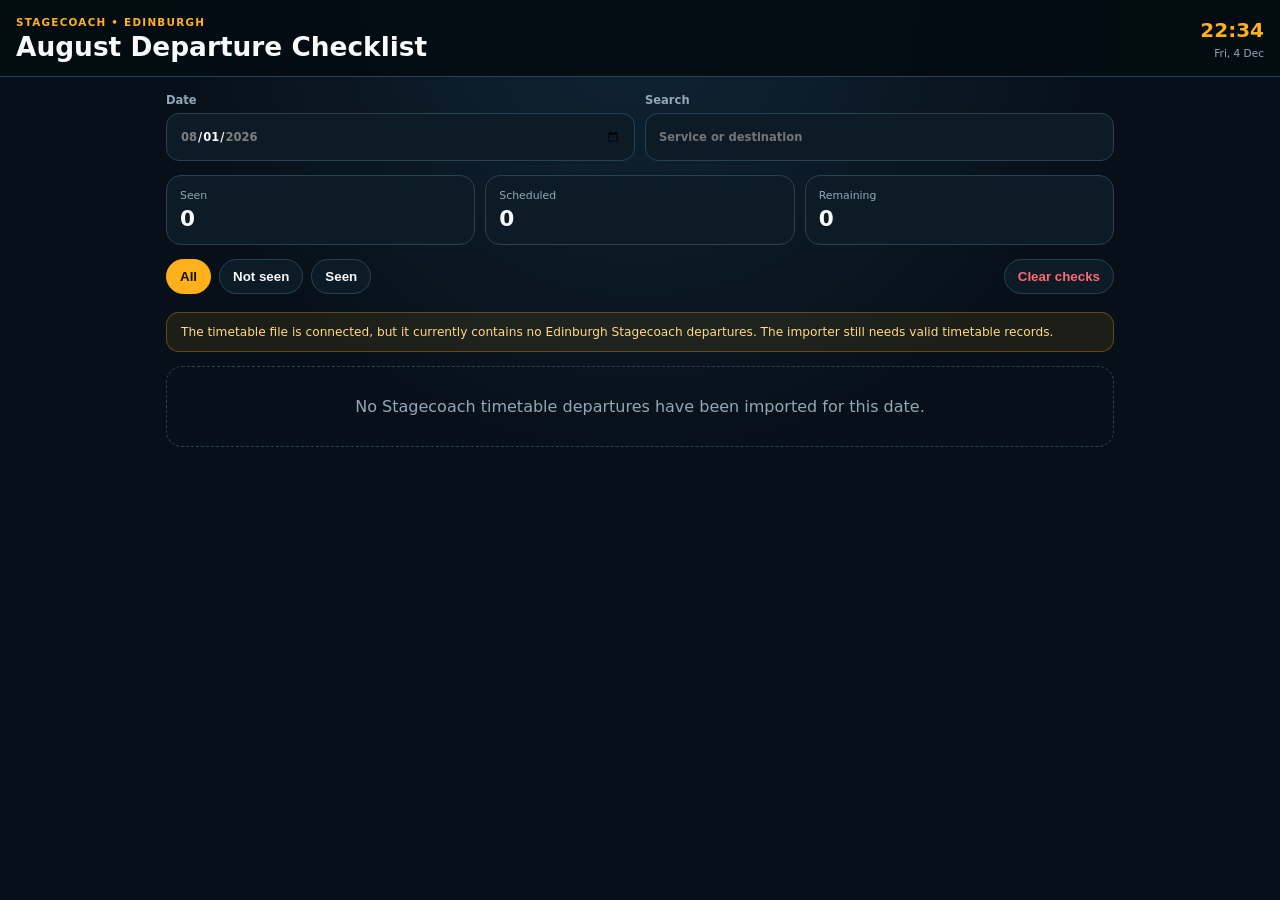
<file: index.html>
<!doctype html>
<html lang="en">
<head>
  <meta charset="utf-8">
  <meta name="viewport" content="width=device-width,initial-scale=1,viewport-fit=cover">
  <meta name="theme-color" content="#071018">
  <title>Edinburgh Stagecoach Checklist</title>
  <link rel="stylesheet" href="styles.css">
</head>
<body>
<header class="topbar">
  <div><p>STAGECOACH • EDINBURGH</p><h1>August Departure Checklist</h1></div>
  <div class="clock"><strong id="clock">--:--</strong><span id="todayLabel"></span></div>
</header>
<main>
  <section class="toolbar">
    <label>Date<input id="datePicker" type="date" min="2026-08-01" max="2026-08-31"></label>
    <label>Search<input id="search" type="search" placeholder="Service or destination"></label>
  </section>

  <section class="summary">
    <div><span>Seen</span><strong id="seenCount">0</strong></div>
    <div><span>Scheduled</span><strong id="totalCount">0</strong></div>
    <div><span>Remaining</span><strong id="remainingCount">0</strong></div>
  </section>

  <nav class="filters" aria-label="Checklist filters">
    <button class="active" data-filter="all">All</button>
    <button data-filter="unseen">Not seen</button>
    <button data-filter="seen">Seen</button>
    <button id="clearChecks" class="danger">Clear checks</button>
  </nav>

  <section class="notice" id="dataNotice">Loading the published Stagecoach timetable…</section>
  <section id="departureList" class="list" aria-live="polite"></section>
</main>

<dialog id="journeyDialog">
  <div class="dialog-head"><div><small id="dialogMeta"></small><h2 id="dialogTitle"></h2></div><button id="closeDialog" aria-label="Close">×</button></div>
  <div id="halbeathDetail" class="halbeath-detail"></div>
  <ol id="stopList" class="stops"></ol>
  <a id="liveLink" class="external" target="_blank" rel="noopener noreferrer">Check live running on bustimes.org ↗</a>
</dialog>
<script src="app.js" type="module"></script>
</body>
</html>
</file>
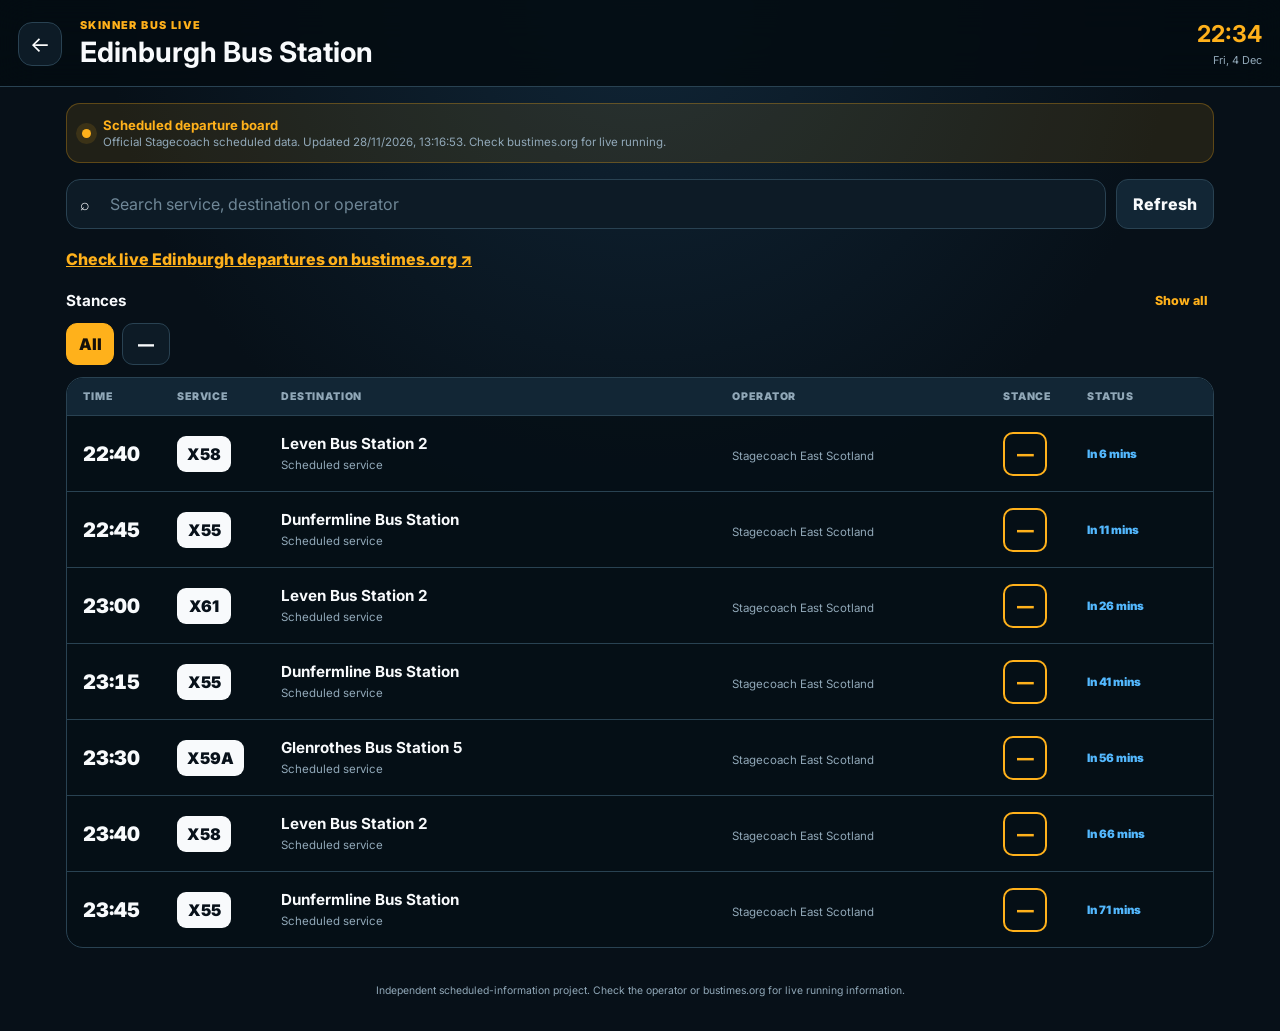
<file: edinburgh.html>
<!doctype html>
<html lang="en">
<head>
  <meta charset="utf-8" />
  <meta name="viewport" content="width=device-width, initial-scale=1, viewport-fit=cover" />
  <meta name="theme-color" content="#071018" />
  <title>Edinburgh Bus Station Scheduled Board</title>
  <link rel="preconnect" href="https://fonts.googleapis.com">
  <link rel="preconnect" href="https://fonts.gstatic.com" crossorigin>
  <link href="https://fonts.googleapis.com/css2?family=Inter:wght@500;600;700;800;900&display=swap" rel="stylesheet">
  <link rel="stylesheet" href="edinburgh.css" />
</head>
<body>
  <header class="board-header">
    <a class="back-link" href="index.html" aria-label="Back to Skinner Bus Live">←</a>
    <div><p>SKINNER BUS LIVE</p><h1>Edinburgh Bus Station</h1></div>
    <div class="clock-wrap"><strong id="boardClock">--:--</strong><span id="boardDate">Loading…</span></div>
  </header>
  <main>
    <section class="notice" role="status">
      <span class="pulse"></span>
      <div><strong>Scheduled departure board</strong><span>Times show what is timetabled, not the actual live position of a bus.</span></div>
    </section>
    <section class="controls" aria-label="Board filters">
      <label class="search-box"><span>⌕</span><input id="boardSearch" type="search" placeholder="Search service, destination or operator" autocomplete="off" /></label>
      <button id="refreshBoard">Refresh</button>
    </section>
    <p style="margin:0 0 18px"><a href="https://bustimes.org/stations/620G600739" target="_blank" rel="noopener noreferrer" style="color:#ffb11b;font-weight:800">Check live Edinburgh departures on bustimes.org ↗</a></p>
    <section>
      <div class="section-title"><h2>Stances</h2><button id="showAllStances" class="link-button">Show all</button></div>
      <div id="stanceFilters" class="stance-filters" aria-label="Stance filters"></div>
    </section>
    <section class="board-panel" aria-live="polite">
      <div class="board-columns" aria-hidden="true"><span>TIME</span><span>SERVICE</span><span>DESTINATION</span><span>OPERATOR</span><span>STANCE</span><span>STATUS</span></div>
      <div id="boardRows"></div>
    </section>
  </main>
  <footer>Independent scheduled-information project. Check the operator or bustimes.org for live running information.</footer>
  <script src="edinburgh.js" type="module"></script>
</body>
</html>
</file>
<file: styles.css>
:root{--bg:#071018;--panel:#0d1b26;--panel2:#132838;--line:#294252;--text:#f8fafc;--muted:#91a8b8;--amber:#ffb11b;--green:#45d483;--red:#ff6874;--blue:#54b9ff}*{box-sizing:border-box}body{margin:0;background:radial-gradient(circle at top,#102536 0,var(--bg) 42%);color:var(--text);font-family:Inter,system-ui,sans-serif;min-height:100vh}.topbar{position:sticky;top:0;z-index:20;display:flex;justify-content:space-between;align-items:center;gap:16px;padding:max(16px,env(safe-area-inset-top)) 16px 14px;background:rgba(4,12,18,.92);backdrop-filter:blur(16px);border-bottom:1px solid var(--line)}.topbar p{margin:0 0 3px;color:var(--amber);font-size:.65rem;font-weight:900;letter-spacing:.12em}.topbar h1{margin:0;font-size:clamp(1.1rem,4vw,1.65rem)}.clock{text-align:right}.clock strong{display:block;color:var(--amber);font-size:1.25rem}.clock span{font-size:.66rem;color:var(--muted)}main{max-width:980px;margin:auto;padding:16px}.toolbar{display:grid;grid-template-columns:1fr 1fr;gap:10px}.toolbar label{display:grid;gap:6px;color:var(--muted);font-size:.72rem;font-weight:800}.toolbar input{min-height:48px;border:1px solid var(--line);border-radius:13px;background:var(--panel);color:var(--text);padding:0 13px;font:inherit}.summary{display:grid;grid-template-columns:repeat(3,1fr);gap:10px;margin:14px 0}.summary div{background:var(--panel);border:1px solid var(--line);border-radius:15px;padding:13px}.summary span{display:block;color:var(--muted);font-size:.68rem}.summary strong{display:block;margin-top:4px;font-size:1.35rem}.filters{display:flex;gap:8px;overflow:auto;padding-bottom:8px}.filters button{white-space:nowrap;border:1px solid var(--line);background:var(--panel);color:var(--text);border-radius:999px;padding:9px 13px;font-weight:800}.filters button.active{background:var(--amber);border-color:var(--amber);color:#171008}.filters .danger{margin-left:auto;color:var(--red)}.notice{margin:10px 0 14px;padding:12px 14px;border:1px solid rgba(255,177,27,.3);background:rgba(255,177,27,.09);color:#ffd985;border-radius:13px;font-size:.76rem}.list{display:grid;gap:9px}.departure{display:grid;grid-template-columns:66px 58px 1fr auto;gap:11px;align-items:center;background:var(--panel);border:1px solid var(--line);border-radius:16px;padding:13px}.departure.seen{opacity:.62;background:rgba(69,212,131,.09);border-color:rgba(69,212,131,.45)}.time{font-size:1.12rem;font-weight:900}.route{display:grid;place-items:center;min-height:43px;border-radius:10px;background:#f8fafc;color:#071018;font-weight:900}.details button{border:0;background:transparent;color:var(--text);padding:0;text-align:left;font:inherit;width:100%}.details strong{display:block;font-size:.95rem}.details small{display:block;color:var(--muted);margin-top:4px}.badges{display:flex;gap:6px;flex-wrap:wrap;margin-top:7px}.badge{font-size:.62rem;font-weight:900;border-radius:999px;padding:4px 7px;background:var(--panel2);color:var(--blue)}.badge.halbeath{color:var(--amber)}.stance{display:grid;place-items:center;width:46px;height:46px;border:2px solid var(--amber);color:var(--amber);border-radius:11px;font-weight:900}.seen-control{grid-column:1/-1;display:flex;justify-content:flex-end}.seen-control label{display:flex;align-items:center;gap:8px;color:var(--muted);font-size:.76rem;font-weight:800}.seen-control input{width:22px;height:22px;accent-color:var(--green)}.empty{padding:30px 18px;text-align:center;border:1px dashed var(--line);border-radius:16px;color:var(--muted)}dialog{width:min(680px,calc(100% - 24px));max-height:88vh;border:1px solid var(--line);border-radius:20px;background:var(--panel);color:var(--text);padding:0}.dialog-head{position:sticky;top:0;display:flex;justify-content:space-between;padding:18px;background:var(--panel2);border-bottom:1px solid var(--line)}.dialog-head h2{margin:3px 0 0}.dialog-head small{color:var(--amber)}.dialog-head button{width:40px;height:40px;border:1px solid var(--line);border-radius:12px;background:var(--panel);color:var(--text);font-size:1.35rem}.halbeath-detail{margin:15px 18px 0;padding:11px;border-radius:12px;background:rgba(255,177,27,.1);color:#ffd985}.stops{margin:10px 18px 18px;padding-left:28px}.stops li{padding:8px 0;border-bottom:1px solid var(--line)}.stops time{float:right;color:var(--muted)}.external{display:block;margin:0 18px 20px;padding:13px;border-radius:12px;text-align:center;text-decoration:none;background:var(--amber);color:#171008;font-weight:900}@media(max-width:620px){.toolbar{grid-template-columns:1fr}.departure{grid-template-columns:58px 52px 1fr 44px;padding:11px;gap:8px}.filters .danger{margin-left:0}}
</file>
<file: edinburgh.css>
:root {
  --bg: #071018;
  --panel: #0d1b26;
  --panel-2: #122635;
  --line: #294252;
  --text: #f8fafc;
  --muted: #91a8b8;
  --amber: #ffb11b;
  --green: #45d483;
  --red: #ff6874;
  --blue: #54b9ff;
}
* { box-sizing: border-box; }
body {
  margin: 0;
  min-height: 100vh;
  background: radial-gradient(circle at top, #102536 0, var(--bg) 44%);
  color: var(--text);
  font-family: Inter, system-ui, sans-serif;
}
button, input { font: inherit; }
button { cursor: pointer; }
.board-header {
  display: grid;
  grid-template-columns: 48px 1fr auto;
  gap: 14px;
  align-items: center;
  padding: max(18px, env(safe-area-inset-top)) 18px 17px;
  border-bottom: 1px solid var(--line);
  background: rgba(4, 12, 18, .88);
  backdrop-filter: blur(18px);
  position: sticky;
  top: 0;
  z-index: 20;
}
.back-link {
  width: 44px; height: 44px; display: grid; place-items: center;
  border: 1px solid var(--line); border-radius: 14px; color: white; text-decoration: none;
  background: var(--panel); font-size: 1.35rem;
}
.board-header p { margin: 0 0 3px; color: var(--amber); font-size: .68rem; font-weight: 900; letter-spacing: .13em; }
.board-header h1 { margin: 0; font-size: clamp(1.15rem, 4.5vw, 1.75rem); }
.clock-wrap { text-align: right; }
.clock-wrap strong { display: block; font-size: 1.45rem; color: var(--amber); }
.clock-wrap span { color: var(--muted); font-size: .68rem; }
main { max-width: 1180px; margin: 0 auto; padding: 16px; }
.notice {
  display: flex; align-items: center; gap: 12px; padding: 13px 15px;
  background: rgba(255, 177, 27, .1); border: 1px solid rgba(255, 177, 27, .28); border-radius: 14px;
}
.notice div { display: grid; gap: 2px; }
.notice strong { color: var(--amber); font-size: .82rem; }
.notice span:not(.pulse) { color: var(--muted); font-size: .72rem; }
.pulse { width: 9px; height: 9px; border-radius: 50%; background: var(--amber); box-shadow: 0 0 0 6px rgba(255,177,27,.12); }
.controls { display: grid; grid-template-columns: 1fr auto; gap: 10px; margin: 16px 0 20px; }
.search-box {
  min-height: 50px; display: grid; grid-template-columns: 28px 1fr; align-items: center;
  padding: 0 13px; background: var(--panel); border: 1px solid var(--line); border-radius: 14px;
}
.search-box input { border: 0; outline: 0; color: var(--text); background: transparent; min-width: 0; }
.search-box input::placeholder { color: #6f8797; }
.controls button, .link-button {
  border: 1px solid var(--line); background: var(--panel-2); color: var(--text); border-radius: 12px; padding: 0 16px; font-weight: 800;
}
.section-title { display: flex; justify-content: space-between; align-items: center; margin-bottom: 9px; }
.section-title h2 { margin: 0; font-size: .95rem; }
.link-button { background: transparent; border: 0; color: var(--amber); padding: 6px; font-size: .78rem; }
.stance-filters { display: flex; gap: 8px; overflow-x: auto; padding-bottom: 12px; scrollbar-width: none; }
.stance-filters::-webkit-scrollbar { display: none; }
.stance-chip {
  flex: 0 0 auto; min-width: 48px; height: 42px; border-radius: 11px; border: 1px solid var(--line);
  background: var(--panel); color: var(--text); font-weight: 900;
}
.stance-chip.active { background: var(--amber); color: #15100a; border-color: var(--amber); }
.board-panel { overflow: hidden; border: 1px solid var(--line); border-radius: 17px; background: rgba(5,15,23,.82); }
.board-columns, .board-row {
  display: grid; grid-template-columns: 82px 92px minmax(170px, 1.7fr) minmax(110px, 1fr) 72px 110px;
  align-items: center; gap: 12px;
}
.board-columns { padding: 12px 16px; background: var(--panel-2); color: var(--muted); font-size: .66rem; font-weight: 900; letter-spacing: .08em; }
.board-row { padding: 15px 16px; border-top: 1px solid var(--line); min-height: 76px; }
.board-time { font-size: 1.25rem; font-weight: 900; font-variant-numeric: tabular-nums; }
.route { display: inline-grid; place-items: center; min-width: 54px; width: fit-content; padding: 8px 10px; border-radius: 9px; background: #f8fafc; color: #08111a; font-weight: 900; }
.destination strong { display: block; font-size: .95rem; }
.destination span, .operator { color: var(--muted); font-size: .72rem; margin-top: 4px; }
.stance { width: 44px; height: 44px; display: grid; place-items: center; border: 2px solid var(--amber); color: var(--amber); border-radius: 10px; font-size: 1.05rem; font-weight: 900; }
.status { font-size: .72rem; font-weight: 900; }
.status.live, .status.ontime { color: var(--green); }
.status.delayed { color: var(--red); }
.status.scheduled { color: var(--blue); }
.empty { padding: 34px 18px; text-align: center; color: var(--muted); }
footer { max-width: 1180px; margin: 0 auto; padding: 20px 16px 34px; color: var(--muted); font-size: .65rem; text-align: center; }
@media (max-width: 760px) {
  .board-header { grid-template-columns: 44px 1fr; }
  .clock-wrap { grid-column: 2; text-align: left; display: flex; align-items: baseline; gap: 8px; }
  .clock-wrap strong { font-size: 1rem; }
  .board-columns { display: none; }
  .board-row { grid-template-columns: 62px 60px 1fr 50px; gap: 9px; padding: 13px 12px; }
  .board-time { font-size: 1rem; }
  .route { min-width: 50px; padding: 7px; }
  .operator { display: none; }
  .status { grid-column: 3; }
  .stance { grid-column: 4; grid-row: 1 / span 2; width: 42px; height: 42px; }
}
@media (max-width: 430px) {
  .controls { grid-template-columns: 1fr; }
  .controls button { min-height: 44px; }
}
</file>
